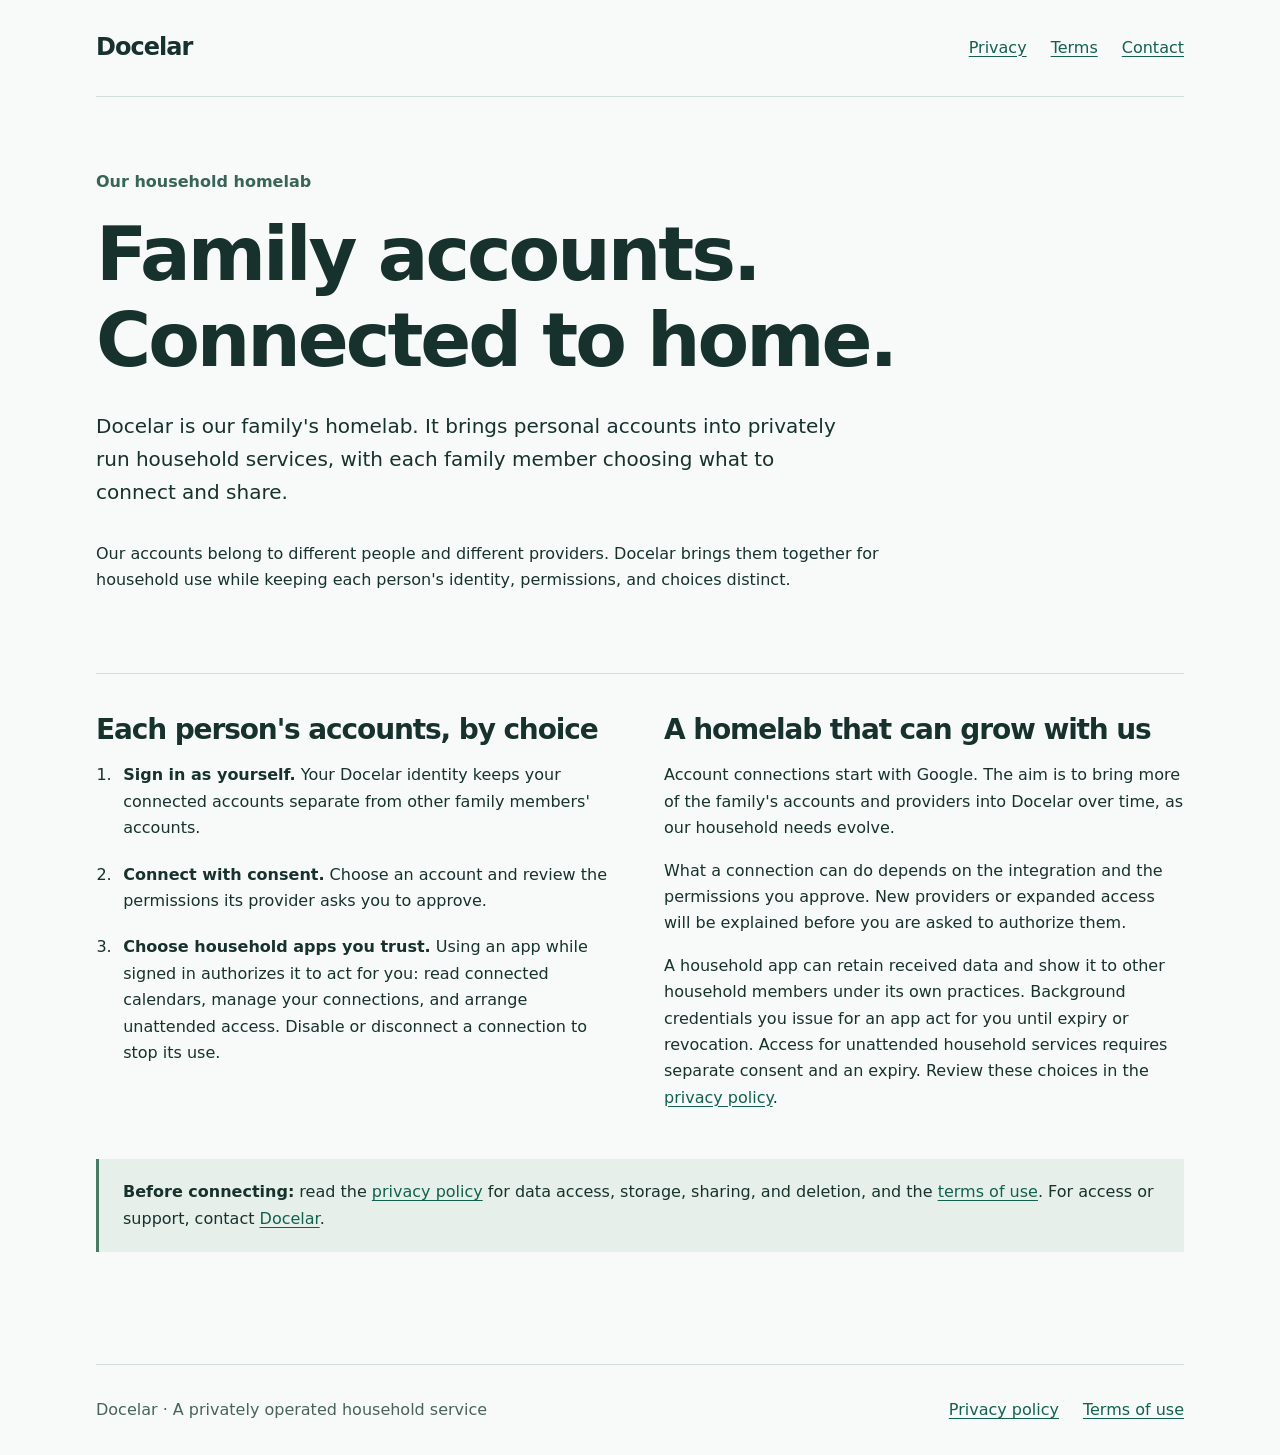
<file: index.html>
<!doctype html>
<html lang="en">
<head>
  <meta charset="utf-8">
  <meta name="viewport" content="width=device-width,initial-scale=1">
  <meta name="robots" content="noindex, nofollow, noarchive">
  <meta name="description" content="Docelar is our family's household homelab, connecting personal accounts to privately run services with consent and control.">
  <title>Docelar · Our household homelab</title>
  <link rel="stylesheet" href="/styles.css">
</head>
<body>
  <a class="skip" href="#main">Skip to content</a>
  <header><a class="brand" href="/">Docelar</a><nav aria-label="Main"><a href="/privacy/">Privacy</a><a href="/terms/">Terms</a><a href="mailto:contact@docelar.net">Contact</a></nav></header>
  <main id="main">
    <section class="hero" aria-labelledby="title">
      <p class="eyebrow">Our household homelab</p>
      <h1 id="title">Family accounts.<br>Connected to home.</h1>
      <p class="lead">Docelar is our family's homelab. It brings personal accounts into privately run household services, with each family member choosing what to connect and share.</p>
      <p>Our accounts belong to different people and different providers. Docelar brings them together for household use while keeping each person's identity, permissions, and choices distinct.</p>
    </section>
    <div class="split">
      <section aria-labelledby="how"><h2 id="how">Each person's accounts, by choice</h2><ol class="steps"><li><strong>Sign in as yourself.</strong> Your Docelar identity keeps your connected accounts separate from other family members' accounts.</li><li><strong>Connect with consent.</strong> Choose an account and review the permissions its provider asks you to approve.</li><li><strong>Choose household apps you trust.</strong> Using an app while signed in authorizes it to act for you: read connected calendars, manage your connections, and arrange unattended access. Disable or disconnect a connection to stop its use.</li></ol></section>
      <section aria-labelledby="permissions"><h2 id="permissions">A homelab that can grow with us</h2><p>Account connections start with Google. The aim is to bring more of the family's accounts and providers into Docelar over time, as our household needs evolve.</p><p>What a connection can do depends on the integration and the permissions you approve. New providers or expanded access will be explained before you are asked to authorize them.</p><p>A household app can retain received data and show it to other household members under its own practices. Background credentials you issue for an app act for you until expiry or revocation. Access for unattended household services requires separate consent and an expiry. Review these choices in the <a href="/privacy/">privacy policy</a>.</p></section>
    </div>
    <aside class="note"><strong>Before connecting:</strong> read the <a href="/privacy/">privacy policy</a> for data access, storage, sharing, and deletion, and the <a href="/terms/">terms of use</a>. For access or support, contact <a href="mailto:contact@docelar.net">Docelar</a>.</aside>
  </main>
  <footer><span>Docelar · A privately operated household service</span><div class="link-list"><a href="/privacy/">Privacy policy</a><a href="/terms/">Terms of use</a></div></footer>
</body>
</html>
</file>
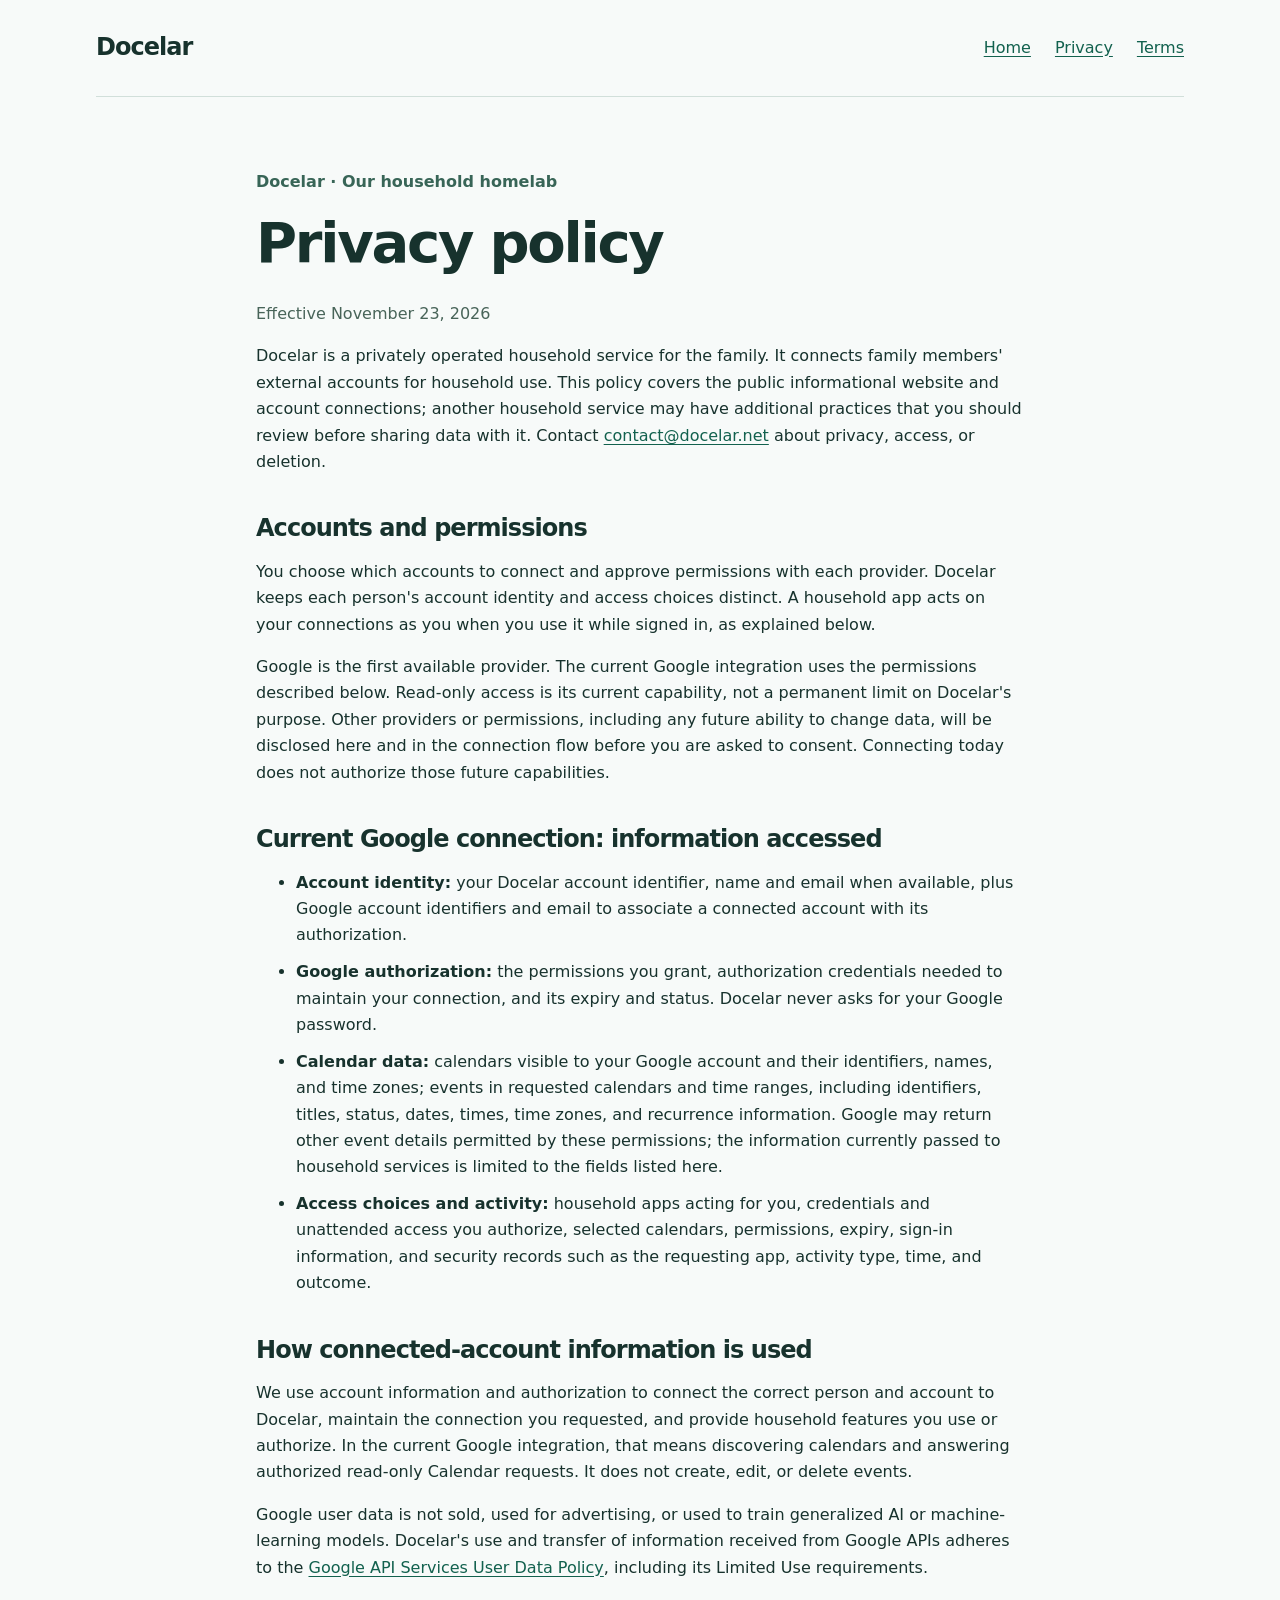
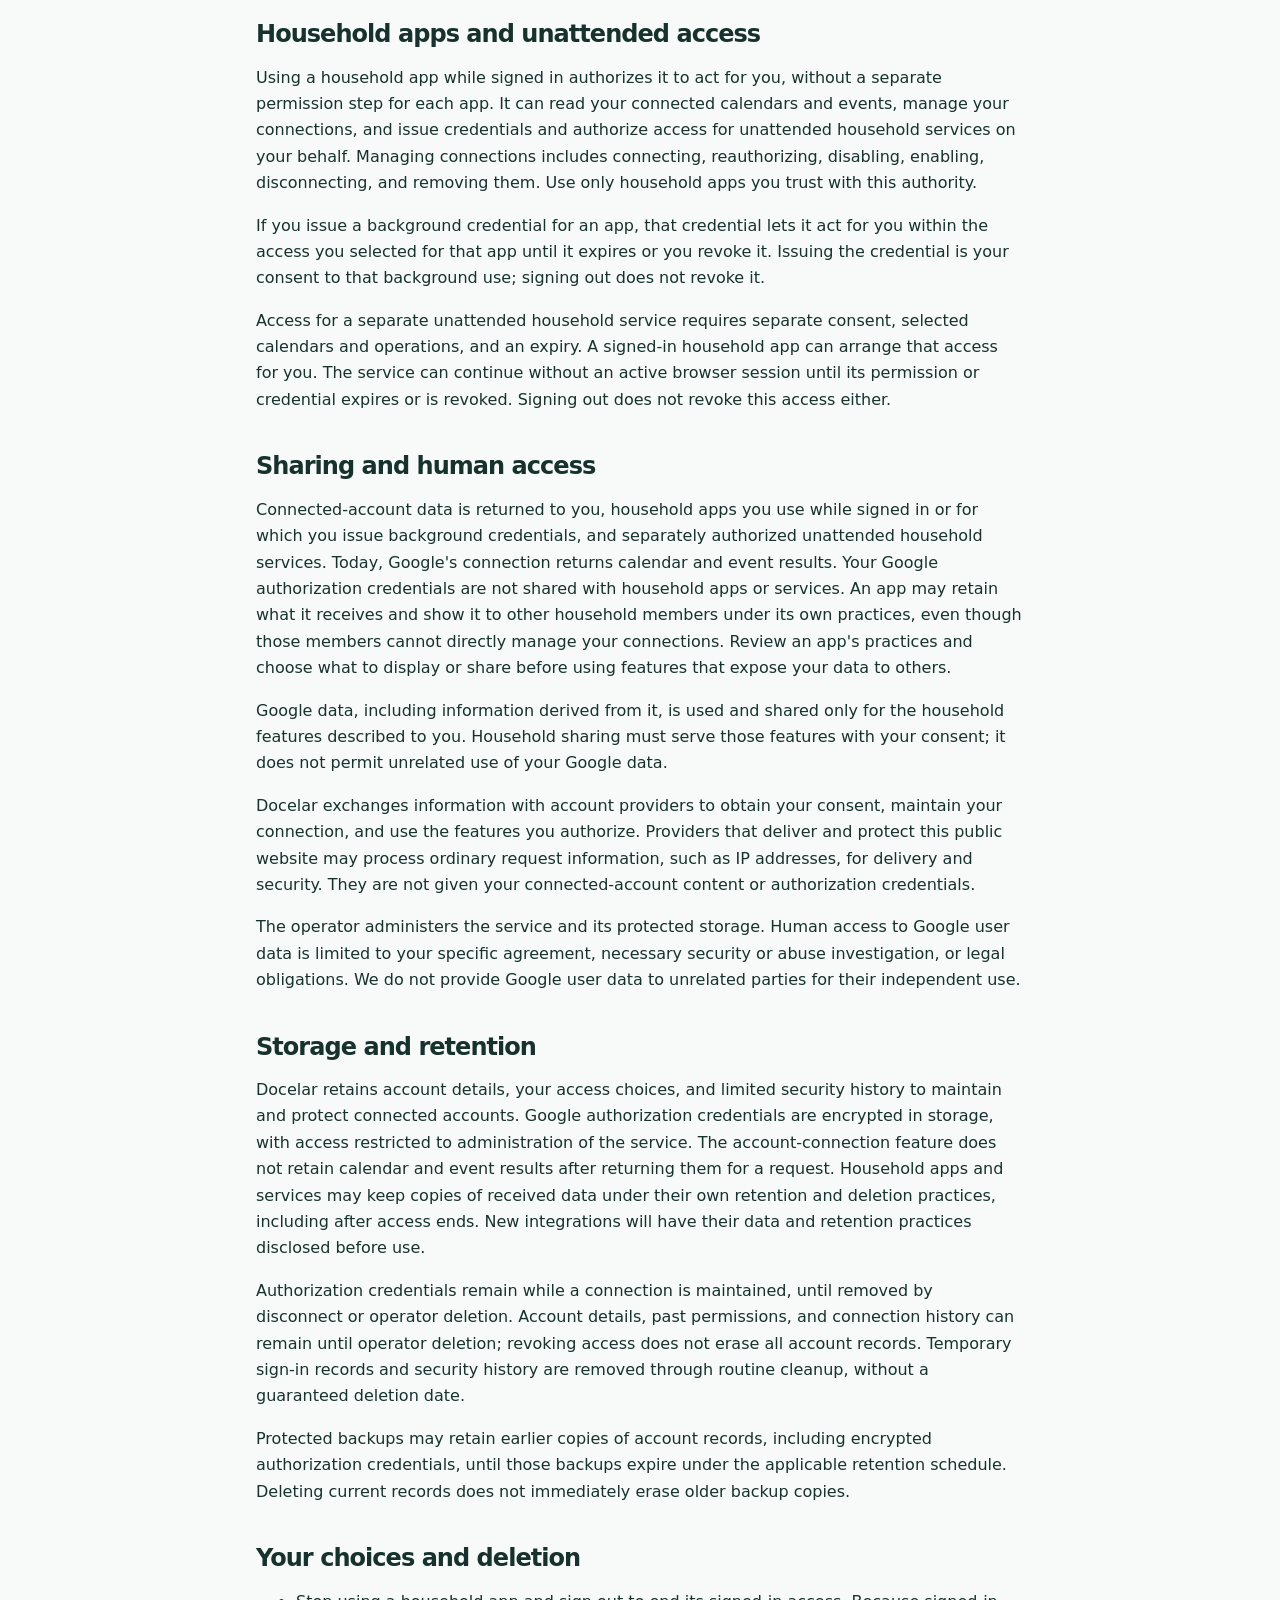
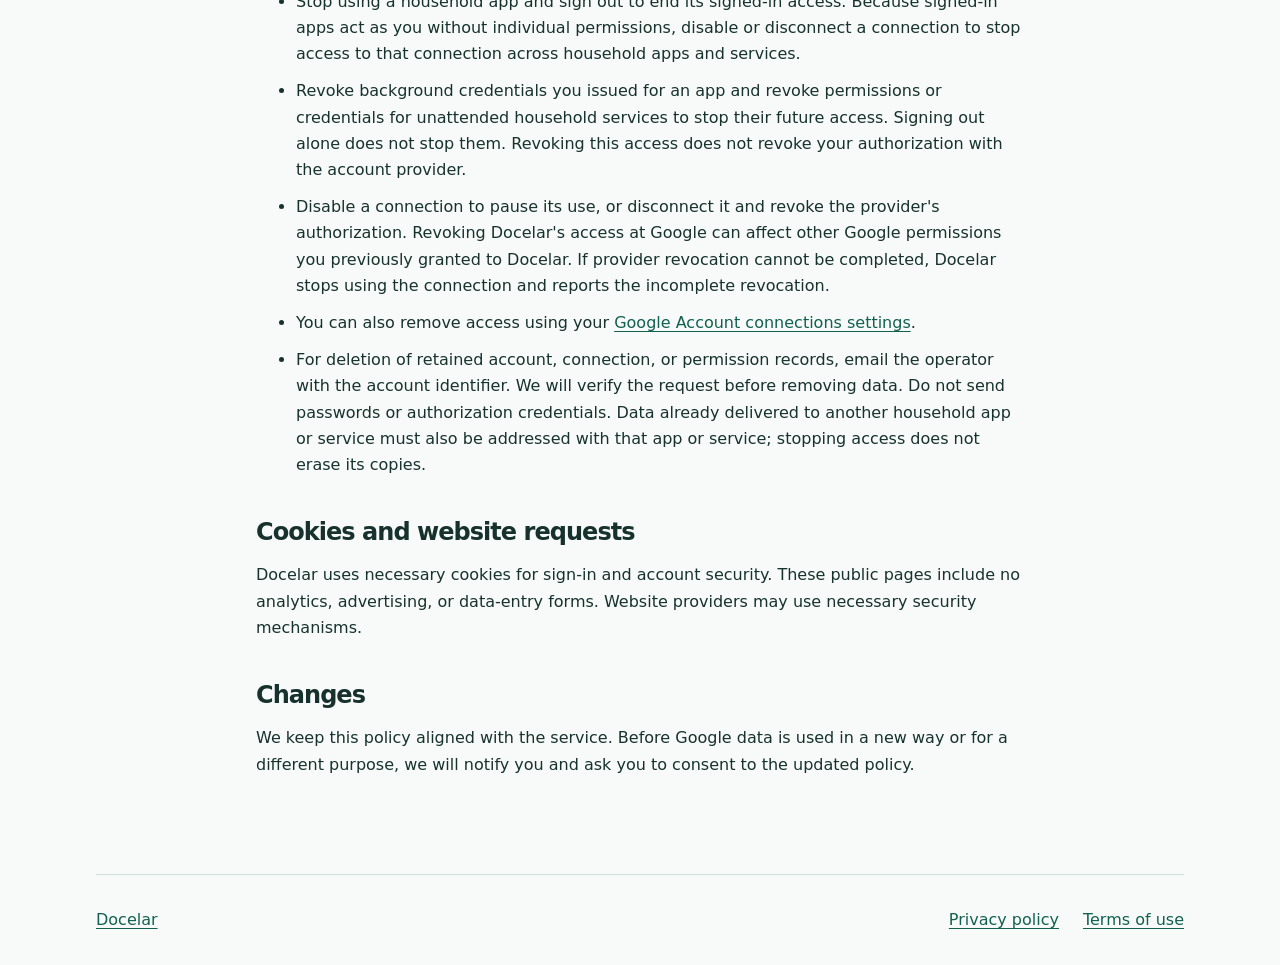
<file: privacy/index.html>
<!doctype html>
<html lang="en">
<head><meta charset="utf-8"><meta name="viewport" content="width=device-width,initial-scale=1">
  <meta name="robots" content="noindex, nofollow, noarchive"><meta name="description" content="How Docelar connects family accounts, handles their data and permissions, and provides control over access and deletion."><title>Privacy policy · Docelar</title><link rel="stylesheet" href="/styles.css"></head>
<body>
  <a class="skip" href="#main">Skip to content</a>
  <header><a class="brand" href="/">Docelar</a><nav aria-label="Main"><a href="/">Home</a><a href="/privacy/" aria-current="page">Privacy</a><a href="/terms/">Terms</a></nav></header>
  <main id="main" class="prose">
    <p class="eyebrow">Docelar · Our household homelab</p><h1>Privacy policy</h1><p class="updated">Effective November 23, 2026</p>
    <p>Docelar is a privately operated household service for the family. It connects family members' external accounts for household use. This policy covers the public informational website and account connections; another household service may have additional practices that you should review before sharing data with it. Contact <a href="mailto:contact@docelar.net">contact@docelar.net</a> about privacy, access, or deletion.</p>
    <h2>Accounts and permissions</h2>
    <p>You choose which accounts to connect and approve permissions with each provider. Docelar keeps each person's account identity and access choices distinct. A household app acts on your connections as you when you use it while signed in, as explained below.</p>
    <p>Google is the first available provider. The current Google integration uses the permissions described below. Read-only access is its current capability, not a permanent limit on Docelar's purpose. Other providers or permissions, including any future ability to change data, will be disclosed here and in the connection flow before you are asked to consent. Connecting today does not authorize those future capabilities.</p>
    <h2>Current Google connection: information accessed</h2>
    <ul><li><strong>Account identity:</strong> your Docelar account identifier, name and email when available, plus Google account identifiers and email to associate a connected account with its authorization.</li><li><strong>Google authorization:</strong> the permissions you grant, authorization credentials needed to maintain your connection, and its expiry and status. Docelar never asks for your Google password.</li><li><strong>Calendar data:</strong> calendars visible to your Google account and their identifiers, names, and time zones; events in requested calendars and time ranges, including identifiers, titles, status, dates, times, time zones, and recurrence information. Google may return other event details permitted by these permissions; the information currently passed to household services is limited to the fields listed here.</li><li><strong>Access choices and activity:</strong> household apps acting for you, credentials and unattended access you authorize, selected calendars, permissions, expiry, sign-in information, and security records such as the requesting app, activity type, time, and outcome.</li></ul>
    <h2>How connected-account information is used</h2>
    <p>We use account information and authorization to connect the correct person and account to Docelar, maintain the connection you requested, and provide household features you use or authorize. In the current Google integration, that means discovering calendars and answering authorized read-only Calendar requests. It does not create, edit, or delete events.</p>
    <p>Google user data is not sold, used for advertising, or used to train generalized AI or machine-learning models. Docelar's use and transfer of information received from Google APIs adheres to the <a href="https://developers.google.com/terms/api-services-user-data-policy">Google API Services User Data Policy</a>, including its Limited Use requirements.</p>
    <h2>Household apps and unattended access</h2>
    <p>Using a household app while signed in authorizes it to act for you, without a separate permission step for each app. It can read your connected calendars and events, manage your connections, and issue credentials and authorize access for unattended household services on your behalf. Managing connections includes connecting, reauthorizing, disabling, enabling, disconnecting, and removing them. Use only household apps you trust with this authority.</p>
    <p>If you issue a background credential for an app, that credential lets it act for you within the access you selected for that app until it expires or you revoke it. Issuing the credential is your consent to that background use; signing out does not revoke it.</p>
    <p>Access for a separate unattended household service requires separate consent, selected calendars and operations, and an expiry. A signed-in household app can arrange that access for you. The service can continue without an active browser session until its permission or credential expires or is revoked. Signing out does not revoke this access either.</p>
    <h2>Sharing and human access</h2>
    <p>Connected-account data is returned to you, household apps you use while signed in or for which you issue background credentials, and separately authorized unattended household services. Today, Google's connection returns calendar and event results. Your Google authorization credentials are not shared with household apps or services. An app may retain what it receives and show it to other household members under its own practices, even though those members cannot directly manage your connections. Review an app's practices and choose what to display or share before using features that expose your data to others.</p>
    <p>Google data, including information derived from it, is used and shared only for the household features described to you. Household sharing must serve those features with your consent; it does not permit unrelated use of your Google data.</p>
    <p>Docelar exchanges information with account providers to obtain your consent, maintain your connection, and use the features you authorize. Providers that deliver and protect this public website may process ordinary request information, such as IP addresses, for delivery and security. They are not given your connected-account content or authorization credentials.</p>
    <p>The operator administers the service and its protected storage. Human access to Google user data is limited to your specific agreement, necessary security or abuse investigation, or legal obligations. We do not provide Google user data to unrelated parties for their independent use.</p>
    <h2>Storage and retention</h2>
    <p>Docelar retains account details, your access choices, and limited security history to maintain and protect connected accounts. Google authorization credentials are encrypted in storage, with access restricted to administration of the service. The account-connection feature does not retain calendar and event results after returning them for a request. Household apps and services may keep copies of received data under their own retention and deletion practices, including after access ends. New integrations will have their data and retention practices disclosed before use.</p>
    <p>Authorization credentials remain while a connection is maintained, until removed by disconnect or operator deletion. Account details, past permissions, and connection history can remain until operator deletion; revoking access does not erase all account records. Temporary sign-in records and security history are removed through routine cleanup, without a guaranteed deletion date.</p>
    <p>Protected backups may retain earlier copies of account records, including encrypted authorization credentials, until those backups expire under the applicable retention schedule. Deleting current records does not immediately erase older backup copies.</p>
    <h2>Your choices and deletion</h2>
    <ul><li>Stop using a household app and sign out to end its signed-in access. Because signed-in apps act as you without individual permissions, disable or disconnect a connection to stop access to that connection across household apps and services.</li><li>Revoke background credentials you issued for an app and revoke permissions or credentials for unattended household services to stop their future access. Signing out alone does not stop them. Revoking this access does not revoke your authorization with the account provider.</li><li>Disable a connection to pause its use, or disconnect it and revoke the provider's authorization. Revoking Docelar's access at Google can affect other Google permissions you previously granted to Docelar. If provider revocation cannot be completed, Docelar stops using the connection and reports the incomplete revocation.</li><li>You can also remove access using your <a href="https://myaccount.google.com/connections">Google Account connections settings</a>.</li><li>For deletion of retained account, connection, or permission records, email the operator with the account identifier. We will verify the request before removing data. Do not send passwords or authorization credentials. Data already delivered to another household app or service must also be addressed with that app or service; stopping access does not erase its copies.</li></ul>
    <h2>Cookies and website requests</h2>
    <p>Docelar uses necessary cookies for sign-in and account security. These public pages include no analytics, advertising, or data-entry forms. Website providers may use necessary security mechanisms.</p>
    <h2>Changes</h2>
    <p>We keep this policy aligned with the service. Before Google data is used in a new way or for a different purpose, we will notify you and ask you to consent to the updated policy.</p>
  </main>
  <footer><a href="/">Docelar</a><div class="link-list"><a href="/privacy/">Privacy policy</a><a href="/terms/">Terms of use</a></div></footer>
</body>
</html>
</file>
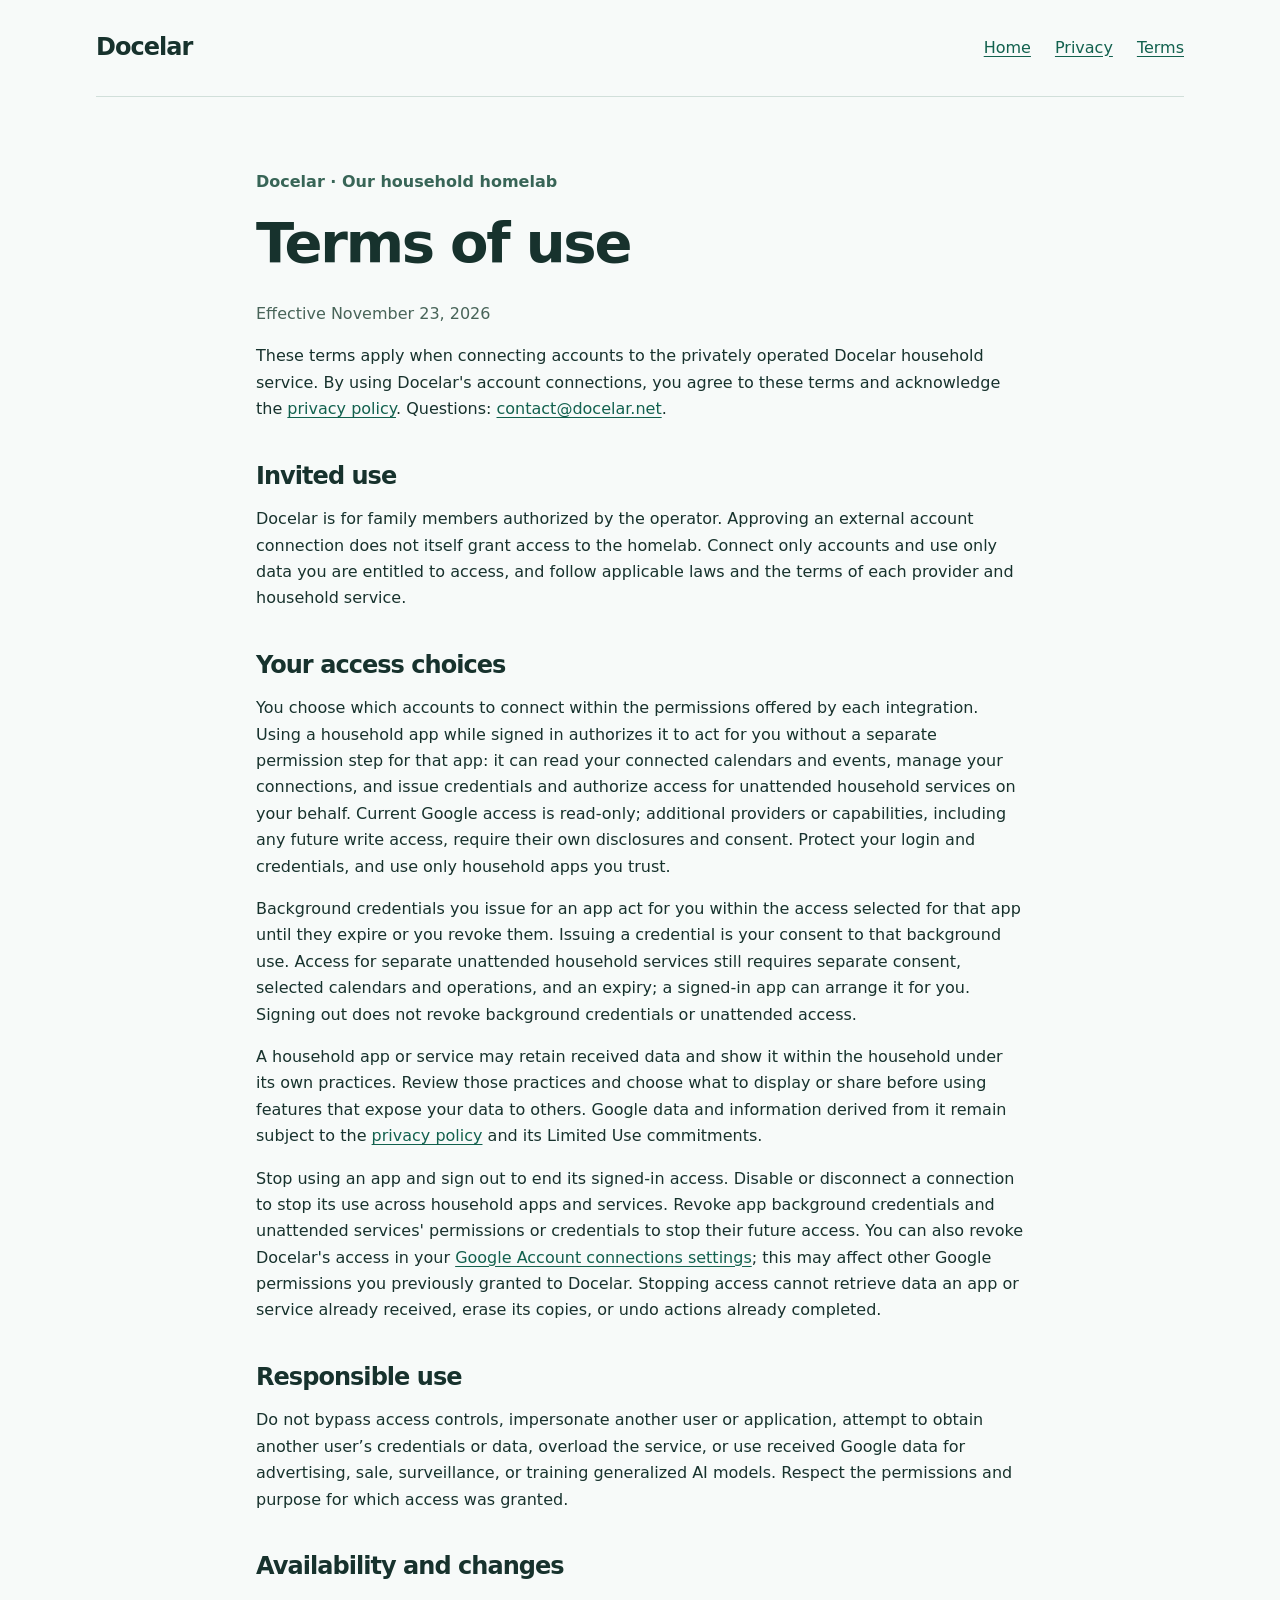
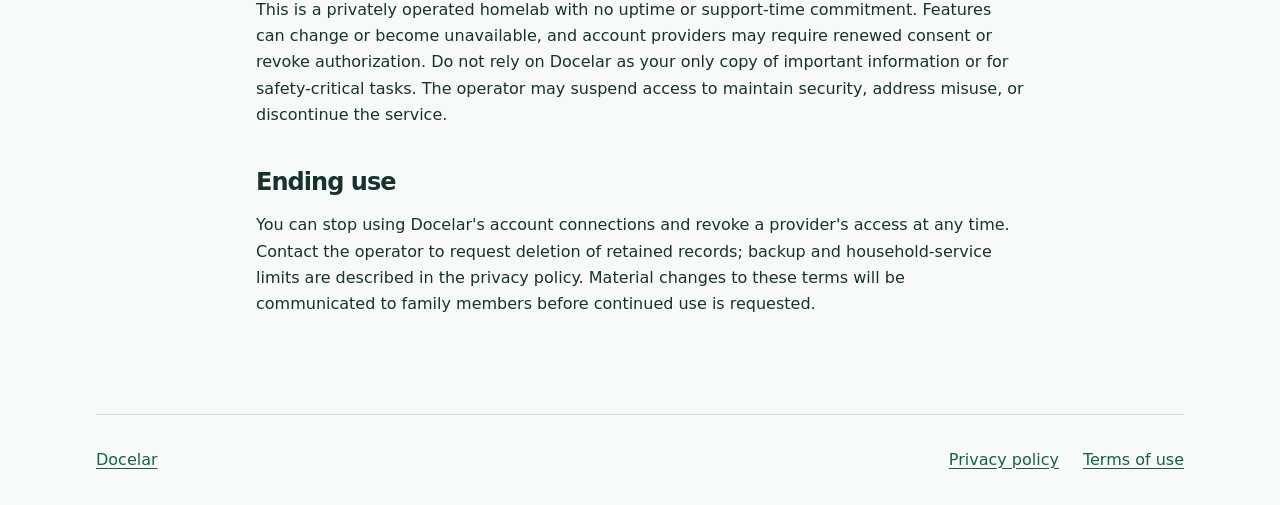
<file: terms/index.html>
<!doctype html>
<html lang="en">
<head><meta charset="utf-8"><meta name="viewport" content="width=device-width,initial-scale=1">
  <meta name="robots" content="noindex, nofollow, noarchive"><meta name="description" content="Terms for family members connecting their accounts to the private Docelar household homelab."><title>Terms of use · Docelar</title><link rel="stylesheet" href="/styles.css"></head>
<body>
  <a class="skip" href="#main">Skip to content</a>
  <header><a class="brand" href="/">Docelar</a><nav aria-label="Main"><a href="/">Home</a><a href="/privacy/">Privacy</a><a href="/terms/" aria-current="page">Terms</a></nav></header>
  <main id="main" class="prose">
    <p class="eyebrow">Docelar · Our household homelab</p><h1>Terms of use</h1><p class="updated">Effective November 23, 2026</p>
    <p>These terms apply when connecting accounts to the privately operated Docelar household service. By using Docelar's account connections, you agree to these terms and acknowledge the <a href="/privacy/">privacy policy</a>. Questions: <a href="mailto:contact@docelar.net">contact@docelar.net</a>.</p>
    <h2>Invited use</h2>
    <p>Docelar is for family members authorized by the operator. Approving an external account connection does not itself grant access to the homelab. Connect only accounts and use only data you are entitled to access, and follow applicable laws and the terms of each provider and household service.</p>
    <h2>Your access choices</h2>
    <p>You choose which accounts to connect within the permissions offered by each integration. Using a household app while signed in authorizes it to act for you without a separate permission step for that app: it can read your connected calendars and events, manage your connections, and issue credentials and authorize access for unattended household services on your behalf. Current Google access is read-only; additional providers or capabilities, including any future write access, require their own disclosures and consent. Protect your login and credentials, and use only household apps you trust.</p>
    <p>Background credentials you issue for an app act for you within the access selected for that app until they expire or you revoke them. Issuing a credential is your consent to that background use. Access for separate unattended household services still requires separate consent, selected calendars and operations, and an expiry; a signed-in app can arrange it for you. Signing out does not revoke background credentials or unattended access.</p>
    <p>A household app or service may retain received data and show it within the household under its own practices. Review those practices and choose what to display or share before using features that expose your data to others. Google data and information derived from it remain subject to the <a href="/privacy/">privacy policy</a> and its Limited Use commitments.</p>
    <p>Stop using an app and sign out to end its signed-in access. Disable or disconnect a connection to stop its use across household apps and services. Revoke app background credentials and unattended services' permissions or credentials to stop their future access. You can also revoke Docelar's access in your <a href="https://myaccount.google.com/connections">Google Account connections settings</a>; this may affect other Google permissions you previously granted to Docelar. Stopping access cannot retrieve data an app or service already received, erase its copies, or undo actions already completed.</p>
    <h2>Responsible use</h2>
    <p>Do not bypass access controls, impersonate another user or application, attempt to obtain another user’s credentials or data, overload the service, or use received Google data for advertising, sale, surveillance, or training generalized AI models. Respect the permissions and purpose for which access was granted.</p>
    <h2>Availability and changes</h2>
    <p>This is a privately operated homelab with no uptime or support-time commitment. Features can change or become unavailable, and account providers may require renewed consent or revoke authorization. Do not rely on Docelar as your only copy of important information or for safety-critical tasks. The operator may suspend access to maintain security, address misuse, or discontinue the service.</p>
    <h2>Ending use</h2>
    <p>You can stop using Docelar's account connections and revoke a provider's access at any time. Contact the operator to request deletion of retained records; backup and household-service limits are described in the privacy policy. Material changes to these terms will be communicated to family members before continued use is requested.</p>
  </main>
  <footer><a href="/">Docelar</a><div class="link-list"><a href="/privacy/">Privacy policy</a><a href="/terms/">Terms of use</a></div></footer>
</body>
</html>
</file>
<file: styles.css>
:root{font-family:system-ui,-apple-system,BlinkMacSystemFont,"Segoe UI",sans-serif;color:#17322d;background:#f7faf9;font-size:100%;line-height:1.65}*{box-sizing:border-box}body{margin:0}a{color:#12614e;text-underline-offset:.2em}a:hover{color:#103d32}a:focus-visible{outline:3px solid #b7791f;outline-offset:5px}header,main,footer{width:min(100% - 3rem,68rem);margin-inline:auto}header{display:flex;align-items:center;justify-content:space-between;gap:1.5rem;padding:1.75rem 0;border-bottom:1px solid #d1dfda}.brand{font-weight:750;letter-spacing:-.04em;font-size:1.5rem;text-decoration:none;color:#17322d}nav{display:flex;gap:1.5rem;flex-wrap:wrap}nav a{font-size:1rem}main{padding:4.5rem 0 5rem}.eyebrow{font-size:1rem;font-weight:650;color:#386557;margin:0 0 1rem}h1,h2,h3{line-height:1.15;letter-spacing:-.04em}h1{font-size:clamp(2.6rem,6vw,4.7rem);max-width:17ch;margin:0 0 1.6rem}h2{font-size:1.75rem;margin:0 0 1rem}h3{font-size:1.2rem}.lead{font-size:1.25rem;max-width:47rem;margin-bottom:2rem}.hero{padding-bottom:4rem;max-width:54rem}.button{display:inline-block;background:#173f33;color:#fff;border-radius:.4rem;padding:.7rem 1.15rem;text-decoration:none;font-weight:600}.button:hover{background:#245b49;color:white}.split{display:grid;grid-template-columns:1fr 1fr;gap:3rem;border-top:1px solid #d1dfda;padding-top:2.5rem}.steps{padding-left:1.3rem}.steps li{padding:0 0 1.25rem .4rem}.note{padding:1.25rem 1.5rem;background:#e6efea;border-left:3px solid #487b64;margin:2rem 0}.prose{max-width:48rem}.prose h1{font-size:clamp(2.4rem,5vw,3.5rem);max-width:none}.prose h2{margin-top:2.5rem;font-size:1.5rem}.prose li{margin-bottom:.65rem}.updated{color:#486459;font-size:1rem}.link-list{display:flex;gap:1.5rem;flex-wrap:wrap}footer{padding:2rem 0;border-top:1px solid #d1dfda;display:flex;justify-content:space-between;gap:1.5rem;flex-wrap:wrap;color:#486459;font-size:1rem}.skip{position:absolute;left:1rem;top:-5rem;background:white;padding:.7rem}.skip:focus{top:1rem}@media(max-width:42rem){header{align-items:flex-start;flex-direction:column;gap:.75rem}main{padding-top:3rem}.hero{padding-bottom:2.5rem}.split{grid-template-columns:1fr;gap:1.5rem}nav,.link-list{gap:1rem}header,main,footer{width:calc(100% - 2rem)}}
</file>
